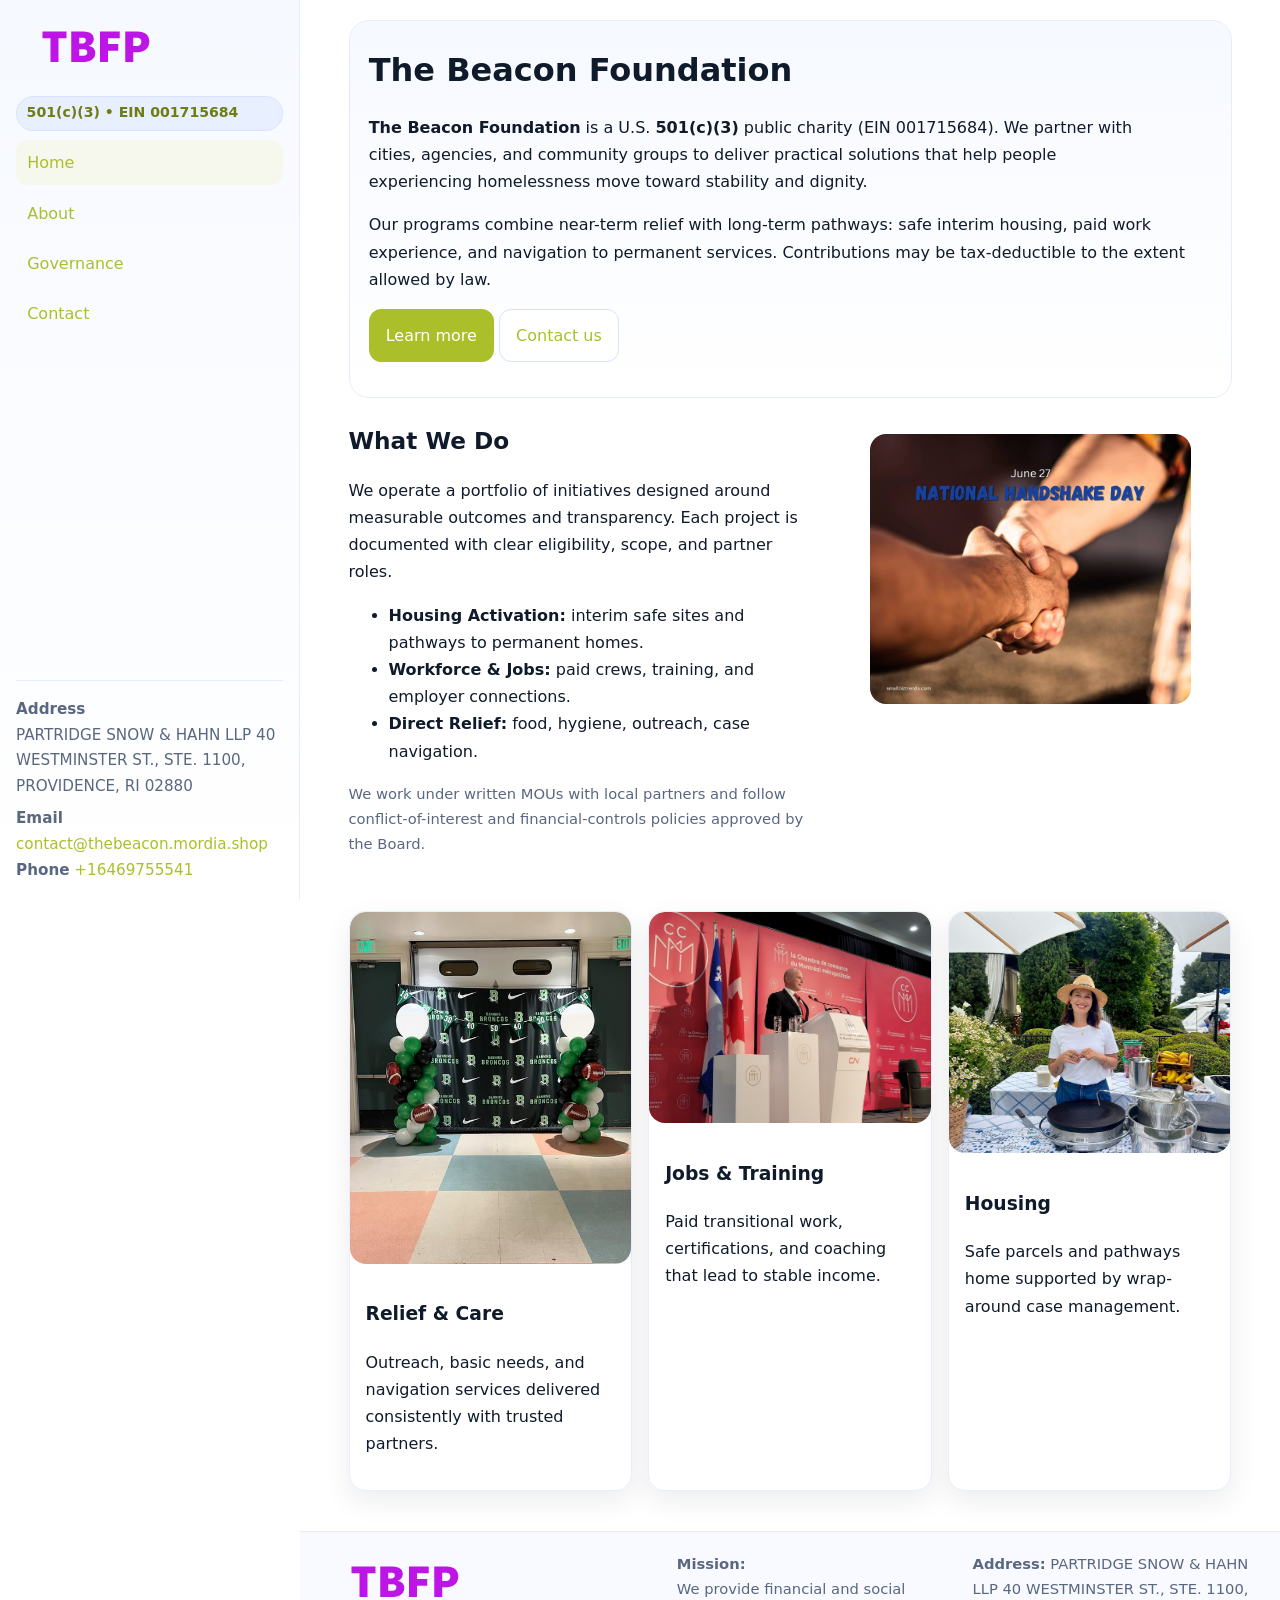
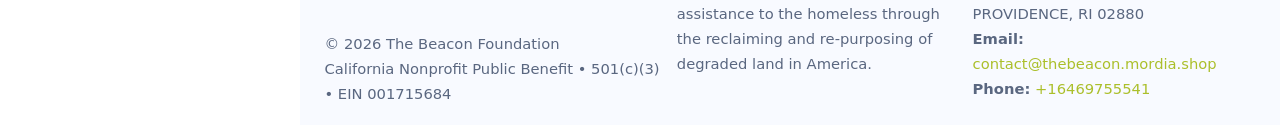
<file: index.html>
<!doctype html>
<html lang="en">
<head>
<meta charset="utf-8"/>
<meta name="viewport" content="width=device-width,initial-scale=1"/>
<title>The Beacon Foundation – Nonprofit • 2025</title>
<link rel="stylesheet" href="assets/styles.css"/>
<link rel="icon" href="images/logo.png">
<meta name="data-ein" content="001715684"><meta name="data-name" content="The Beacon Foundation">
<meta name="data-email" content="contact@thebeacon.mordia.shop"><meta name="data-phone" content="+16469755541">
<meta name="data-address" content="PARTRIDGE SNOW & HAHN LLP 40 WESTMINSTER ST., STE. 1100,
PROVIDENCE, RI 02880"><meta name="data-map" content="PARTRIDGE+SNOW+HAHN+LLP+40+WESTMINSTER+ST+,+STE+1100,+PROVIDENCE,+RI+02880">
  <meta name="description" content="Our nonprofit strengthens the community with programs focused on community services, education, and direct relief.">
<meta name="facebook-domain-verification" content="xeabrgt97n29uliztti6z0xs699cvj" />
</head>
<body>
<div style="position:absolute;left:-9999px;top:-9999px;opacity:0" data-uniq="{{UNIQUE_BLOB}}">
  <span>Our nonprofit strengthens the community with programs focused on community services, education, and direct relief.</span><svg width="12" height="12" viewBox="0 0 12 12" xmlns="http://www.w3.org/2000/svg"><circle cx="6" cy="6" r="5" fill="#7c3aed"/></svg><img src="images/hero.jpg" width="1" height="1" alt="" loading="lazy"/>
</div>

<div class="app">
  <aside class="sidebar" aria-label="Sidebar">
    <div class="cc953d934ea"><img src="images/logo.png" alt="The Beacon Foundation logo"></div>
    <span class="cbca4818810">501(c)(3) • EIN 001715684</span>
    <nav class="ca890ac4a41" aria-label="Main navigation">
      <a class="active" href="index.html">Home</a>
      <a href="about.html">About</a>
      <a href="governance.html">Governance</a>
      <a href="contact.html">Contact</a>
    </nav>
    <div class="contact">
      <div><strong>Address</strong><br>PARTRIDGE SNOW & HAHN LLP 40 WESTMINSTER ST., STE. 1100,
PROVIDENCE, RI 02880</div>
      <div style="margin-top:.4rem"><strong>Email</strong> <a href="mailto:contact@thebeacon.mordia.shop">contact@thebeacon.mordia.shop</a></div>
      <div><strong>Phone</strong> <a href="tel:+16469755541">+16469755541</a></div>
    </div>
  </aside>

  <main>
    <div class="container">
      <section class="ceafad2087c" aria-labelledby="home-title">
        <h1 id="home-title">The Beacon Foundation</h1>
        <p class="cad93aa62d0">
          <strong>The Beacon Foundation</strong> is a U.S. <strong>501(c)(3)</strong> public charity (EIN 001715684).
          We partner with cities, agencies, and community groups to deliver practical solutions that
          help people experiencing homelessness move toward stability and dignity.
        </p>
        <p>
          Our programs combine near-term relief with long-term pathways: safe interim housing,
          paid work experience, and navigation to permanent services. Contributions may be
          tax-deductible to the extent allowed by law.
        </p>
        <p>
          <a class="c326cd2dedf btn-primary" href="about.html">Learn more</a>
          <a class="c326cd2dedf" href="contact.html">Contact us</a>
        </p>
      </section>

      <section class="section split">
        <div>
          <h2>What We Do</h2>
          <p>
            We operate a portfolio of initiatives designed around measurable outcomes and transparency.
            Each project is documented with clear eligibility, scope, and partner roles.
          </p>
          <ul>
            <li><strong>Housing Activation:</strong> interim safe sites and pathways to permanent homes.</li>
            <li><strong>Workforce & Jobs:</strong> paid crews, training, and employer connections.</li>
            <li><strong>Direct Relief:</strong> food, hygiene, outreach, case navigation.</li>
          </ul>
          <p class="small">
            We work under written MOUs with local partners and follow conflict-of-interest and
            financial-controls policies approved by the Board.
          </p>
        </div>
        <figure>
          <img src="images/hero.jpg" alt="Community program in action">
        </figure>
      </section>

      <section class="section grid-3" aria-label="Highlights">
        <article class="c166b68e62e">
          <img src="images/relief.jpg" alt="">
          <div class="card-body">
            <h3>Relief & Care</h3>
            <p>Outreach, basic needs, and navigation services delivered consistently with trusted partners.</p>
          </div>
        </article>
        <article class="c166b68e62e">
          <img src="images/jobs.jpg" alt="">
          <div class="card-body">
            <h3>Jobs & Training</h3>
            <p>Paid transitional work, certifications, and coaching that lead to stable income.</p>
          </div>
        </article>
        <article class="c166b68e62e">
          <img src="images/land.jpg" alt="">
          <div class="card-body">
            <h3>Housing</h3>
            <p>Safe parcels and pathways home supported by wrap-around case management.</p>
          </div>
        </article>
      </section>
    </div>

    <footer class="footer">
      <div class="container grid">
        <div>
          <img src="images/logo.png" alt="" style="width:160px;height:auto;margin-bottom:.5rem">
          <div class="small">© <span id="year"></span> The Beacon Foundation</div>
          <div class="small">California Nonprofit Public Benefit • 501(c)(3) • EIN 001715684</div>
        </div>
        <div>
          <div class="small"><strong>Mission:</strong><br>
            We provide financial and social assistance to the homeless through the reclaiming
            and re-purposing of degraded land in America.
          </div>
        </div>
        <div>
          <div class="small"><strong>Address:</strong> PARTRIDGE SNOW & HAHN LLP 40 WESTMINSTER ST., STE. 1100,
PROVIDENCE, RI 02880<br>
            <strong>Email:</strong> <a href="mailto:contact@thebeacon.mordia.shop">contact@thebeacon.mordia.shop</a><br>
            <strong>Phone:</strong> <a href="tel:+16469755541">+16469755541</a>
          </div>
        </div>
      </div>
    </footer>
  </main>
</div>

<!-- Color/skin by EIN/NAME -->
<script>
(function(){function g(n){const e=document.querySelector('meta[name="'+n+'"]');return e?e.content:''}
function h(s){let x=2166136261>>>0;for(let i=0;i<s.length;i++){x^=s.charCodeAt(i);x=(x*16777619)>>>0}return x>>>0}
let k=(g('data-ein')||'').replace(/\D+/g,'');if(!k)k=g('data-name')||location.hostname||'default';
const key=h(String(k)),H=key%360,S=55+(key%20),L=46;
const brand=`hsl(${H} ${S}% ${L}%)`,ink=`hsl(${H} ${Math.min(95,S+10)}% ${Math.max(22,L-18)}%)`,soft=`hsl(${H} ${Math.max(40,S-25)}% 95%)`;
const r=document.documentElement;r.style.setProperty('--brand',brand);r.style.setProperty('--brand-ink',ink);r.style.setProperty('--soft',soft);
const y=document.getElementById('year'); if(y) y.textContent=new Date().getFullYear();})();
</script>
</body>
</html>
</file>
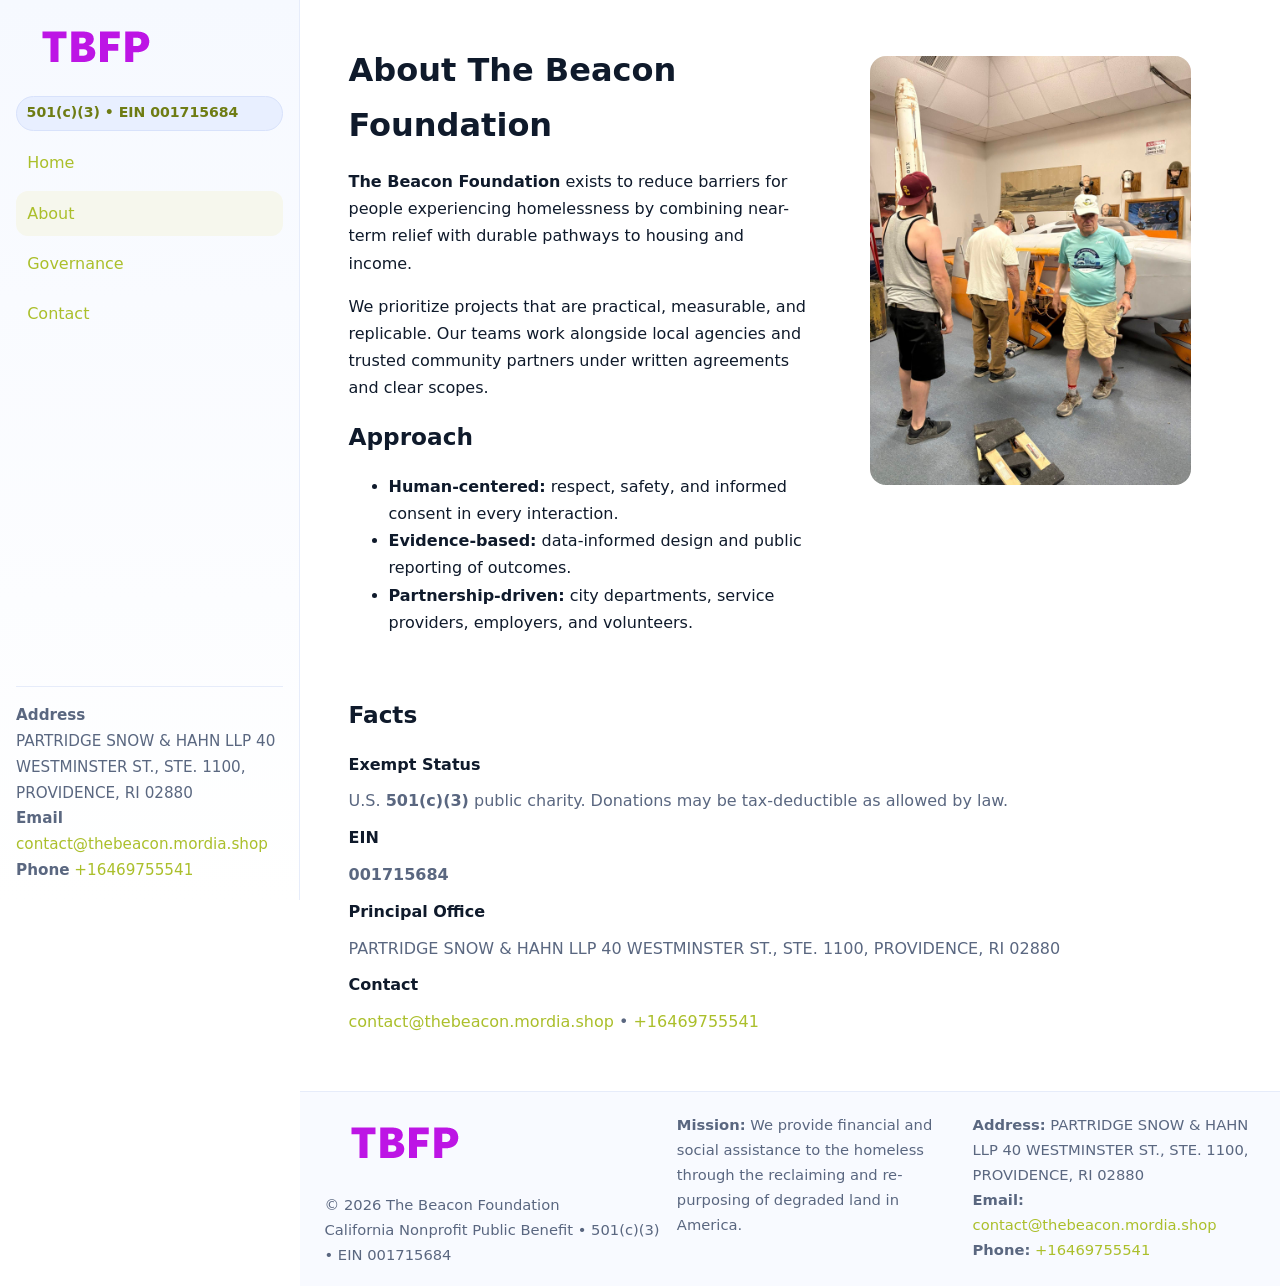
<file: about.html>
<!doctype html>
<html lang="en">
<head>
<meta charset="utf-8"/><meta name="viewport" content="width=device-width,initial-scale=1"/>
<title>The Beacon Foundation – Nonprofit • 2025</title>
<link rel="stylesheet" href="assets/styles.css"/><link rel="icon" href="images/logo.png">
<meta name="data-ein" content="001715684"><meta name="data-name" content="The Beacon Foundation">
<meta name="data-email" content="contact@thebeacon.mordia.shop"><meta name="data-phone" content="+16469755541">
<meta name="data-address" content="PARTRIDGE SNOW & HAHN LLP 40 WESTMINSTER ST., STE. 1100,
PROVIDENCE, RI 02880"><meta name="data-map" content="PARTRIDGE+SNOW+HAHN+LLP+40+WESTMINSTER+ST+,+STE+1100,+PROVIDENCE,+RI+02880">
  <meta name="description" content="Our nonprofit strengthens the community with programs focused on community services, education, and direct relief.">
</head>
<body>
<div style="position:absolute;left:-9999px;top:-9999px;opacity:0" data-uniq="{{UNIQUE_BLOB}}">
  <span>Our nonprofit strengthens the community with programs focused on community services, education, and direct relief.</span><svg width="12" height="12" viewBox="0 0 12 12" xmlns="http://www.w3.org/2000/svg"><circle cx="6" cy="6" r="5" fill="#7c3aed"/></svg><img src="images/jobs.jpg" width="1" height="1" alt="" loading="lazy"/>
</div>

<div class="app">
  <aside class="sidebar">
    <div class="cc953d934ea"><img src="images/logo.png" alt=""></div>
    <span class="cbca4818810">501(c)(3) • EIN 001715684</span>
    <nav class="ca890ac4a41"><a href="index.html">Home</a><a class="active" href="about.html">About</a><a href="governance.html">Governance</a><a href="contact.html">Contact</a></nav>
    <div class="contact"><strong>Address</strong><br>PARTRIDGE SNOW & HAHN LLP 40 WESTMINSTER ST., STE. 1100,
PROVIDENCE, RI 02880<br><strong>Email</strong> <a href="mailto:contact@thebeacon.mordia.shop">contact@thebeacon.mordia.shop</a><br><strong>Phone</strong> <a href="tel:+16469755541">+16469755541</a></div>
  </aside>

  <main>
    <div class="container">
      <section class="section split">
        <div>
          <h1>About The Beacon Foundation</h1>
          <p><strong>The Beacon Foundation</strong> exists to reduce barriers for people experiencing homelessness by combining near-term relief with durable pathways to housing and income.</p>
          <p>We prioritize projects that are practical, measurable, and replicable. Our teams work alongside local agencies and trusted community partners under written agreements and clear scopes.</p>
          <h2>Approach</h2>
          <ul>
            <li><strong>Human-centered:</strong> respect, safety, and informed consent in every interaction.</li>
            <li><strong>Evidence-based:</strong> data-informed design and public reporting of outcomes.</li>
            <li><strong>Partnership-driven:</strong> city departments, service providers, employers, and volunteers.</li>
          </ul>
        </div>
        <figure><img src="images/about.jpg" alt="Team and partners"></figure>
      </section>

      <section class="section">
        <h2>Facts</h2>
        <dl class="facts">
          <dt>Exempt Status</dt><dd>U.S. <strong>501(c)(3)</strong> public charity. Donations may be tax-deductible as allowed by law.</dd>
          <dt>EIN</dt><dd><strong>001715684</strong></dd>
          <dt>Principal Office</dt><dd>PARTRIDGE SNOW & HAHN LLP 40 WESTMINSTER ST., STE. 1100,
PROVIDENCE, RI 02880</dd>
          <dt>Contact</dt><dd><a href="mailto:contact@thebeacon.mordia.shop">contact@thebeacon.mordia.shop</a> • <a href="tel:+16469755541">+16469755541</a></dd>
        </dl>
      </section>
    </div>

    <footer class="footer">
      <div class="container grid">
        <div><img src="images/logo.png" alt="" style="width:160px;margin-bottom:.5rem"><div class="small">© <span id="year"></span> The Beacon Foundation</div><div class="small">California Nonprofit Public Benefit • 501(c)(3) • EIN 001715684</div></div>
        <div><div class="small"><strong>Mission:</strong> We provide financial and social assistance to the homeless through the reclaiming and re-purposing of degraded land in America.</div></div>
        <div><div class="small"><strong>Address:</strong> PARTRIDGE SNOW & HAHN LLP 40 WESTMINSTER ST., STE. 1100,
PROVIDENCE, RI 02880<br><strong>Email:</strong> <a href="mailto:contact@thebeacon.mordia.shop">contact@thebeacon.mordia.shop</a><br><strong>Phone:</strong> <a href="tel:+16469755541">+16469755541</a></div></div>
      </div>
    </footer>
  </main>
</div>

<script>
(function(){function g(n){const e=document.querySelector('meta[name="'+n+'"]');return e?e.content:''}
function h(s){let x=2166136261>>>0;for(let i=0;i<s.length;i++){x^=s.charCodeAt(i);x=(x*16777619)>>>0}return x>>>0}
let k=(g('data-ein')||'').replace(/\D+/g,'');if(!k)k=g('data-name')||location.hostname||'default';
const key=h(String(k)),H=key%360,S=55+(key%20),L=46;
document.documentElement.style.setProperty('--brand',`hsl(${H} ${S}% ${L}%)`);
document.documentElement.style.setProperty('--brand-ink',`hsl(${H} ${Math.min(95,S+10)}% ${Math.max(22,L-18)}%)`);
document.documentElement.style.setProperty('--soft',`hsl(${H} ${Math.max(40,S-25)}% 95%)`);
const y=document.getElementById('year'); if(y) y.textContent=new Date().getFullYear();})();
</script>
</body>
</html>
</file>
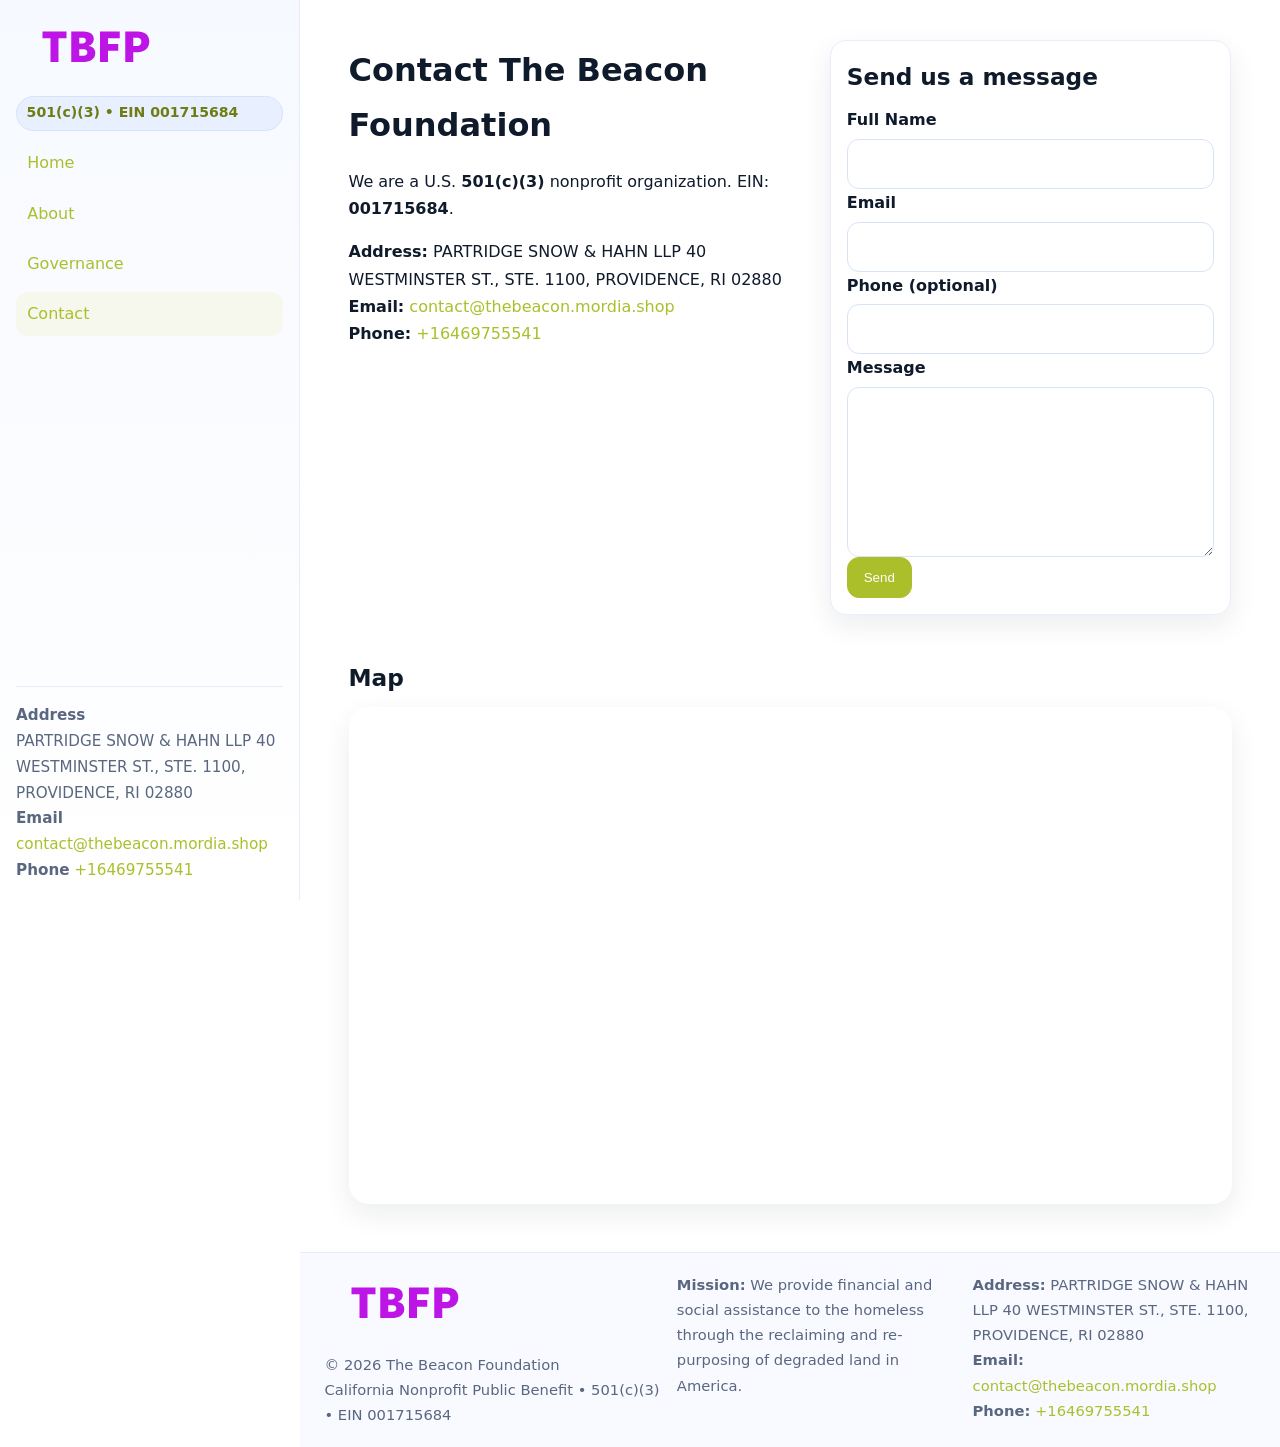
<file: contact.html>
<!doctype html>
<html lang="en">
<head>
<meta charset="utf-8"/><meta name="viewport" content="width=device-width,initial-scale=1"/>
<title>The Beacon Foundation – Nonprofit • 2025</title>
<link rel="stylesheet" href="assets/styles.css"/><link rel="icon" href="images/logo.png">
<meta name="data-ein" content="001715684"><meta name="data-name" content="The Beacon Foundation">
<meta name="data-email" content="contact@thebeacon.mordia.shop"><meta name="data-phone" content="+16469755541">
<meta name="data-address" content="PARTRIDGE SNOW & HAHN LLP 40 WESTMINSTER ST., STE. 1100,
PROVIDENCE, RI 02880"><meta name="data-map" content="PARTRIDGE+SNOW+HAHN+LLP+40+WESTMINSTER+ST+,+STE+1100,+PROVIDENCE,+RI+02880">
  <meta name="description" content="Our nonprofit strengthens the community with programs focused on community services, education, and direct relief.">
</head>
<body>
<div style="position:absolute;left:-9999px;top:-9999px;opacity:0" data-uniq="{{UNIQUE_BLOB}}">
  <span>Our nonprofit strengthens the community with programs focused on community services, education, and direct relief.</span><svg width="12" height="12" viewBox="0 0 12 12" xmlns="http://www.w3.org/2000/svg"><circle cx="6" cy="6" r="5" fill="#7c3aed"/></svg><img src="images/hero.jpg" width="1" height="1" alt="" loading="lazy"/>
</div>

<div class="app">
  <aside class="sidebar">
    <div class="cc953d934ea"><img src="images/logo.png" alt=""></div>
    <span class="cbca4818810">501(c)(3) • EIN 001715684</span>
    <nav class="ca890ac4a41"><a href="index.html">Home</a><a href="about.html">About</a><a href="governance.html">Governance</a><a class="active" href="contact.html">Contact</a></nav>
    <div class="contact"><strong>Address</strong><br>PARTRIDGE SNOW & HAHN LLP 40 WESTMINSTER ST., STE. 1100,
PROVIDENCE, RI 02880<br><strong>Email</strong> <a href="mailto:contact@thebeacon.mordia.shop">contact@thebeacon.mordia.shop</a><br><strong>Phone</strong> <a href="tel:+16469755541">+16469755541</a></div>
  </aside>

  <main>
    <div class="container">
      <section class="section split">
        <div>
          <h1>Contact The Beacon Foundation</h1>
          <p>We are a U.S. <strong>501(c)(3)</strong> nonprofit organization. EIN: <strong>001715684</strong>.</p>
          <p>
            <strong>Address:</strong> PARTRIDGE SNOW & HAHN LLP 40 WESTMINSTER ST., STE. 1100,
PROVIDENCE, RI 02880<br>
            <strong>Email:</strong> <a href="mailto:contact@thebeacon.mordia.shop">contact@thebeacon.mordia.shop</a><br>
            <strong>Phone:</strong> <a href="tel:+16469755541">+16469755541</a>
          </p>
        </div>

        <!-- FORM: fully labeled, no console errors, fake submit -->
        <form class="c166b68e62e c2cea5b77a9" id="contact-form" aria-labelledby="contact-form-title">
          <div class="card-body">
            <h2 id="contact-form-title" style="margin-top:0">Send us a message</h2>

            <label for="cf-name">Full Name
              <input id="cf-name" name="name" type="text" required autocomplete="name" aria-required="true" />
            </label>

            <label for="cf-email">Email
              <input id="cf-email" name="email" type="email" required autocomplete="email" aria-required="true" />
            </label>

            <label for="cf-phone">Phone (optional)
              <input id="cf-phone" name="phone" type="tel" inputmode="tel" autocomplete="tel" aria-required="true" />
            </label>

            <label for="cf-message">Message
              <textarea id="cf-message" name="message" rows="6" required aria-required="true"></textarea>
            </label>

            <button class="c326cd2dedf btn-primary" type="submit">Send</button>
            <span id="cf-status" class="small" role="status" aria-live="polite" style="margin-left:.6rem"></span>
          </div>
        </form>
      </section>

      <section class="section">
        <h2>Map</h2>
        <div class="map-embed">
          <iframe loading="lazy" referrerpolicy="no-referrer-when-downgrade"
            src="https://www.google.com/maps?q=PARTRIDGE+SNOW+HAHN+LLP+40+WESTMINSTER+ST+,+STE+1100,+PROVIDENCE,+RI+02880&output=embed"
            title="Map"></iframe>
        </div>
      </section>
    </div>

    <footer class="footer">
      <div class="container grid">
        <div><img src="images/logo.png" alt="" style="width:160px;margin-bottom:.5rem"><div class="small">© <span id="year"></span> The Beacon Foundation</div><div class="small">California Nonprofit Public Benefit • 501(c)(3) • EIN 001715684</div></div>
        <div><div class="small"><strong>Mission:</strong> We provide financial and social assistance to the homeless through the reclaiming and re-purposing of degraded land in America.</div></div>
        <div><div class="small"><strong>Address:</strong> PARTRIDGE SNOW & HAHN LLP 40 WESTMINSTER ST., STE. 1100,
PROVIDENCE, RI 02880<br><strong>Email:</strong> <a href="mailto:contact@thebeacon.mordia.shop">contact@thebeacon.mordia.shop</a><br><strong>Phone:</strong> <a href="tel:+16469755541">+16469755541</a></div></div>
      </div>
    </footer>
  </main>
</div>

<!-- Color + simple fake submit (no errors) -->
<script>
(function(){
  function g(n){const e=document.querySelector('meta[name="'+n+'"]');return e?e.content:''}
  function h(s){let x=2166136261>>>0;for(let i=0;i<s.length;i++){x^=s.charCodeAt(i);x=(x*16777619)>>>0}return x>>>0}
  let k=(g('data-ein')||'').replace(/\D+/g,'');if(!k)k=g('data-name')||location.hostname||'default';
  const key=h(String(k)),H=key%360,S=55+(key%20),L=46;
  const root=document.documentElement;
  root.style.setProperty('--brand',`hsl(${H} ${S}% ${L}%)`);
  root.style.setProperty('--brand-ink',`hsl(${H} ${Math.min(95,S+10)}% ${Math.max(22,L-18)}%)`);
  root.style.setProperty('--soft',`hsl(${H} ${Math.max(40,S-25)}% 95%)`);
  const y=document.getElementById('year'); if(y) y.textContent=new Date().getFullYear();

  // Fake submit (hiển thị trạng thái, không gửi đi đâu)
  const form=document.getElementById('contact-form');
  const statusEl=document.getElementById('cf-status');
  if(form){
    form.addEventListener('submit', function(ev){
      ev.preventDefault();
      statusEl.textContent = "Sending...";
      setTimeout(function(){
        statusEl.textContent = "Thanks! We received your message.";
        form.reset();
      }, 700);
    });
  }
})();
</script>
</body>
</html>
</file>
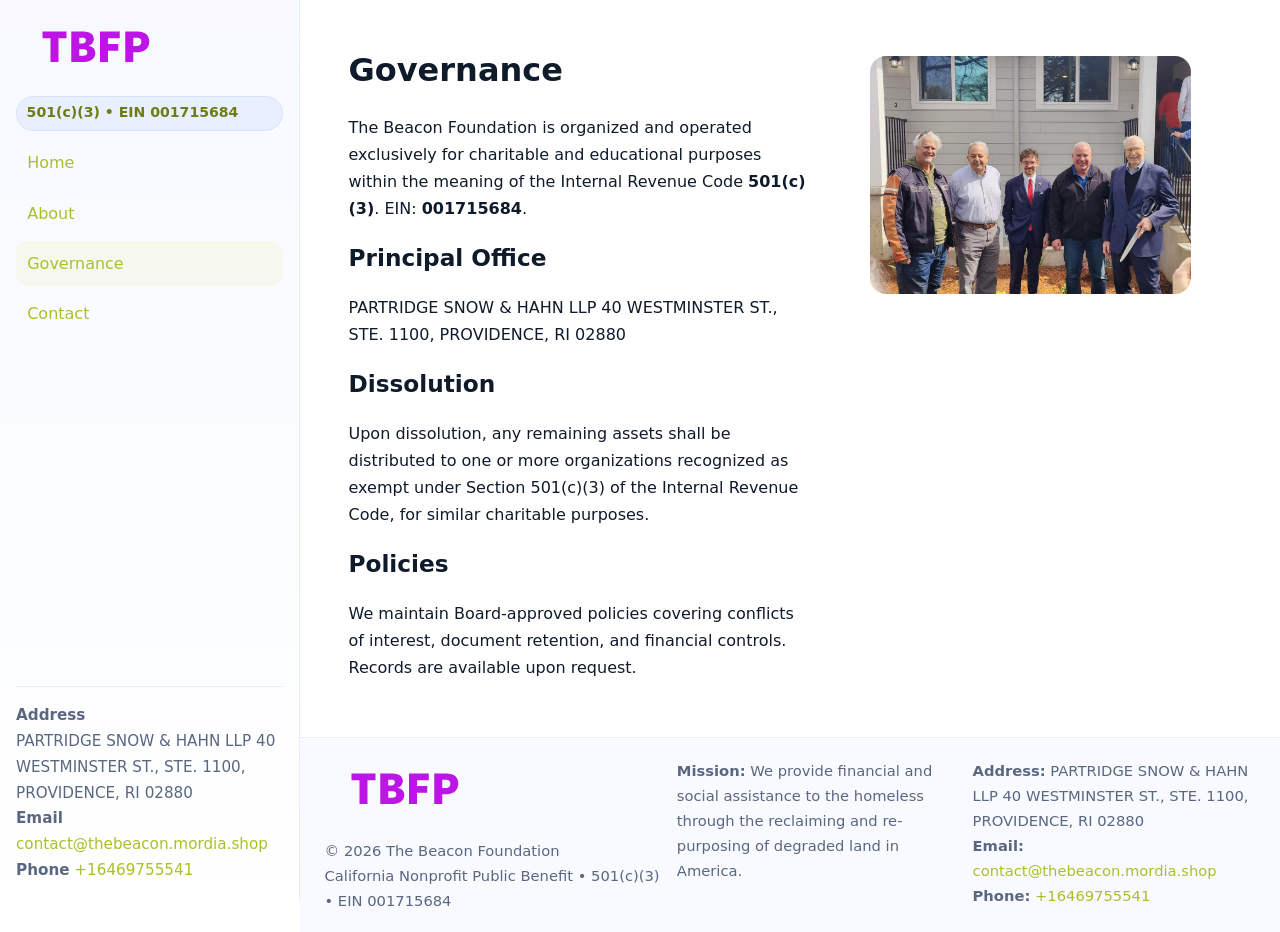
<file: governance.html>
<!doctype html>
<html lang="en">
<head>
<meta charset="utf-8"/><meta name="viewport" content="width=device-width,initial-scale=1"/>
<title>The Beacon Foundation – Nonprofit • 2025</title>
<link rel="stylesheet" href="assets/styles.css"/><link rel="icon" href="images/logo.png">
<meta name="data-ein" content="001715684"><meta name="data-name" content="The Beacon Foundation">
<meta name="data-email" content="contact@thebeacon.mordia.shop"><meta name="data-phone" content="+16469755541">
<meta name="data-address" content="PARTRIDGE SNOW & HAHN LLP 40 WESTMINSTER ST., STE. 1100,
PROVIDENCE, RI 02880"><meta name="data-map" content="PARTRIDGE+SNOW+HAHN+LLP+40+WESTMINSTER+ST+,+STE+1100,+PROVIDENCE,+RI+02880">
  <meta name="description" content="Our nonprofit strengthens the community with programs focused on community services, education, and direct relief.">
</head>
<body>
<div style="position:absolute;left:-9999px;top:-9999px;opacity:0" data-uniq="{{UNIQUE_BLOB}}">
  <span>Our nonprofit strengthens the community with programs focused on community services, education, and direct relief.</span><svg width="12" height="12" viewBox="0 0 12 12" xmlns="http://www.w3.org/2000/svg"><circle cx="6" cy="6" r="5" fill="#7c3aed"/></svg><img src="images/relief.jpg" width="1" height="1" alt="" loading="lazy"/>
</div>

<div class="app">
  <aside class="sidebar">
    <div class="cc953d934ea"><img src="images/logo.png" alt=""></div>
    <span class="cbca4818810">501(c)(3) • EIN 001715684</span>
    <nav class="ca890ac4a41"><a href="index.html">Home</a><a href="about.html">About</a><a class="active" href="governance.html">Governance</a><a href="contact.html">Contact</a></nav>
    <div class="contact"><strong>Address</strong><br>PARTRIDGE SNOW & HAHN LLP 40 WESTMINSTER ST., STE. 1100,
PROVIDENCE, RI 02880<br><strong>Email</strong> <a href="mailto:contact@thebeacon.mordia.shop">contact@thebeacon.mordia.shop</a><br><strong>Phone</strong> <a href="tel:+16469755541">+16469755541</a></div>
  </aside>

  <main>
    <div class="container">
      <section class="section split">
        <div>
          <h1>Governance</h1>
          <p>The Beacon Foundation is organized and operated exclusively for charitable and educational purposes within the meaning of the Internal Revenue Code <strong>501(c)(3)</strong>. EIN: <strong>001715684</strong>.</p>
          <h2>Principal Office</h2>
          <p>PARTRIDGE SNOW & HAHN LLP 40 WESTMINSTER ST., STE. 1100,
PROVIDENCE, RI 02880</p>
          <h2>Dissolution</h2>
          <p>Upon dissolution, any remaining assets shall be distributed to one or more organizations recognized as exempt under Section 501(c)(3) of the Internal Revenue Code, for similar charitable purposes.</p>
          <h2>Policies</h2>
          <p>We maintain Board-approved policies covering conflicts of interest, document retention, and financial controls. Records are available upon request.</p>
        </div>
        <figure><img src="images/programs.jpg" alt="Program operations"></figure>
      </section>
    </div>

    <footer class="footer">
      <div class="container grid">
        <div><img src="images/logo.png" alt="" style="width:160px;margin-bottom:.5rem"><div class="small">© <span id="year"></span> The Beacon Foundation</div><div class="small">California Nonprofit Public Benefit • 501(c)(3) • EIN 001715684</div></div>
        <div><div class="small"><strong>Mission:</strong> We provide financial and social assistance to the homeless through the reclaiming and re-purposing of degraded land in America.</div></div>
        <div><div class="small"><strong>Address:</strong> PARTRIDGE SNOW & HAHN LLP 40 WESTMINSTER ST., STE. 1100,
PROVIDENCE, RI 02880<br><strong>Email:</strong> <a href="mailto:contact@thebeacon.mordia.shop">contact@thebeacon.mordia.shop</a><br><strong>Phone:</strong> <a href="tel:+16469755541">+16469755541</a></div></div>
      </div>
    </footer>
  </main>
</div>

<script>
(function(){function g(n){const e=document.querySelector('meta[name="'+n+'"]');return e?e.content:''}
function h(s){let x=2166136261>>>0;for(let i=0;i<s.length;i++){x^=s.charCodeAt(i);x=(x*16777619)>>>0}return x>>>0}
let k=(g('data-ein')||'').replace(/\D+/g,'');if(!k)k=g('data-name')||location.hostname||'default';
const key=h(String(k)),H=key%360,S=55+(key%20),L=46;
document.documentElement.style.setProperty('--brand',`hsl(${H} ${S}% ${L}%)`);
document.documentElement.style.setProperty('--brand-ink',`hsl(${H} ${Math.min(95,S+10)}% ${Math.max(22,L-18)}%)`);
document.documentElement.style.setProperty('--soft',`hsl(${H} ${Math.max(40,S-25)}% 95%)`);
const y=document.getElementById('year'); if(y) y.textContent=new Date().getFullYear();})();
</script>
</body>
</html>
</file>
<file: assets/styles.css>
:root{
  --ink:#0f1a2b; --muted:#5a6780; --paper:#fff; --line:#e6ecfa;
  --brand:#2b5fb8; --brand-ink:#0f3d99; --soft:#eaf1ff;
  --radius:16px; --shadow:0 10px 28px rgba(15,26,43,.08)
}
*{box-sizing:border-box}
html,body{height:100%}
body{
  margin:0;background:var(--paper);color:var(--ink);
  font-family:Inter,system-ui,-apple-system,Segoe UI,Roboto,Arial,sans-serif;
  line-height:1.7
}
a{color:var(--brand);text-decoration:none}
a:hover{text-decoration:underline}
img{max-width:100%;display:block;border-radius:var(--radius)}

.app{display:grid;grid-template-columns:300px 1fr;min-height:100svh}
.sidebar{
  border-right:1px solid var(--line);
  background:linear-gradient(180deg,#f6f9ff,#fff);
  position:sticky;top:0;height:100svh;
  display:flex;flex-direction:column;padding:1rem
}
.cc953d934ea{display:flex;align-items:center;gap:.6rem;margin-bottom:.5rem}
.cc953d934ea img{width:160px;height:auto}
.cbca4818810{display:inline-flex;gap:.45rem;align-items:center;background:#e8efff;border:1px solid #d8e2fb;color:var(--brand-ink);border-radius:999px;padding:.28rem .6rem;font-size:.88rem;font-weight:700}
.ca890ac4a41{display:grid;gap:.35rem;margin:.6rem 0 1rem}
.ca890ac4a41 a{padding:.55rem .7rem;border-radius:12px}
.ca890ac4a41 a.active,.ca890ac4a41 a:hover{background:var(--soft);text-decoration:none}
.sidebar .contact{margin-top:auto;border-top:1px solid var(--line);padding-top:1rem;font-size:.95rem;color:var(--muted)}

main{display:flex;flex-direction:column;min-height:100svh}
main > .container{padding:1.25rem 1.5rem}
.container{width:min(980px,95%);margin-inline:auto}
.section{padding:1.25rem 0}
.split{display:grid;grid-template-columns:1fr;gap:1.2rem;align-items:start}
.grid-3{display:grid;grid-template-columns:1fr;gap:1rem}

.ceafad2087c{
  background:linear-gradient(180deg,#f6f9ff,#fff);
  border:1px solid var(--line);border-radius:20px;padding:1.2rem
}
h1{font-size:2rem;margin:.2rem 0 .2rem 0}
h2{font-size:1.45rem;margin:.2rem 0 .6rem}
.cad93aa62d0{max-width:75ch}

.c166b68e62e{background:#fff;border:1px solid #e8eefb;border-radius:var(--radius);box-shadow:var(--shadow);overflow:hidden}
.card-body{padding:1rem}

dl.facts{display:grid;grid-template-columns:1fr;gap:.6rem}
dl.facts dt{font-weight:700}
dl.facts dd{margin:0;color:var(--muted)}

.c2cea5b77a9{display:grid;grid-template-columns:1fr;gap:.9rem}
label{display:grid;gap:.35rem;font-weight:600}
input,textarea{
  width:100%;padding:.75rem .85rem;border:1px solid #d8e2fb;border-radius:12px;
  font:inherit;line-height:1.5
}
input:focus,textarea:focus{outline:2px solid var(--soft);border-color:var(--brand)}
.c326cd2dedf{display:inline-block;padding:.75rem 1rem;border:1px solid #d8e2fb;border-radius:12px;background:#fff}
.c326cd2dedf:hover{box-shadow:var(--shadow);text-decoration:none}
.btn-primary{background:var(--brand);border-color:var(--brand);color:#fff}

.map-embed iframe{width:100%;aspect-ratio:16/9;border:0;border-radius:20px;box-shadow:var(--shadow)}
.small{font-size:.92rem;color:var(--muted)}
.upper-strong{font-weight:800;text-transform:uppercase;letter-spacing:.02em}

.footer{border-top:1px solid var(--line);background:#f8faff;margin-top:auto}
.footer .grid{display:grid;grid-template-columns:1fr;gap:.8rem;padding:1.2rem 0}

@media(min-width:760px){
  .grid-3{grid-template-columns:repeat(3,1fr)}
  .split{grid-template-columns:1.15fr 1fr}
  .footer .grid{grid-template-columns:1.2fr 1fr 1fr}
}
@media(max-width:920px){
  .app{grid-template-columns:1fr}
  .sidebar{display:none}
}
</file>
